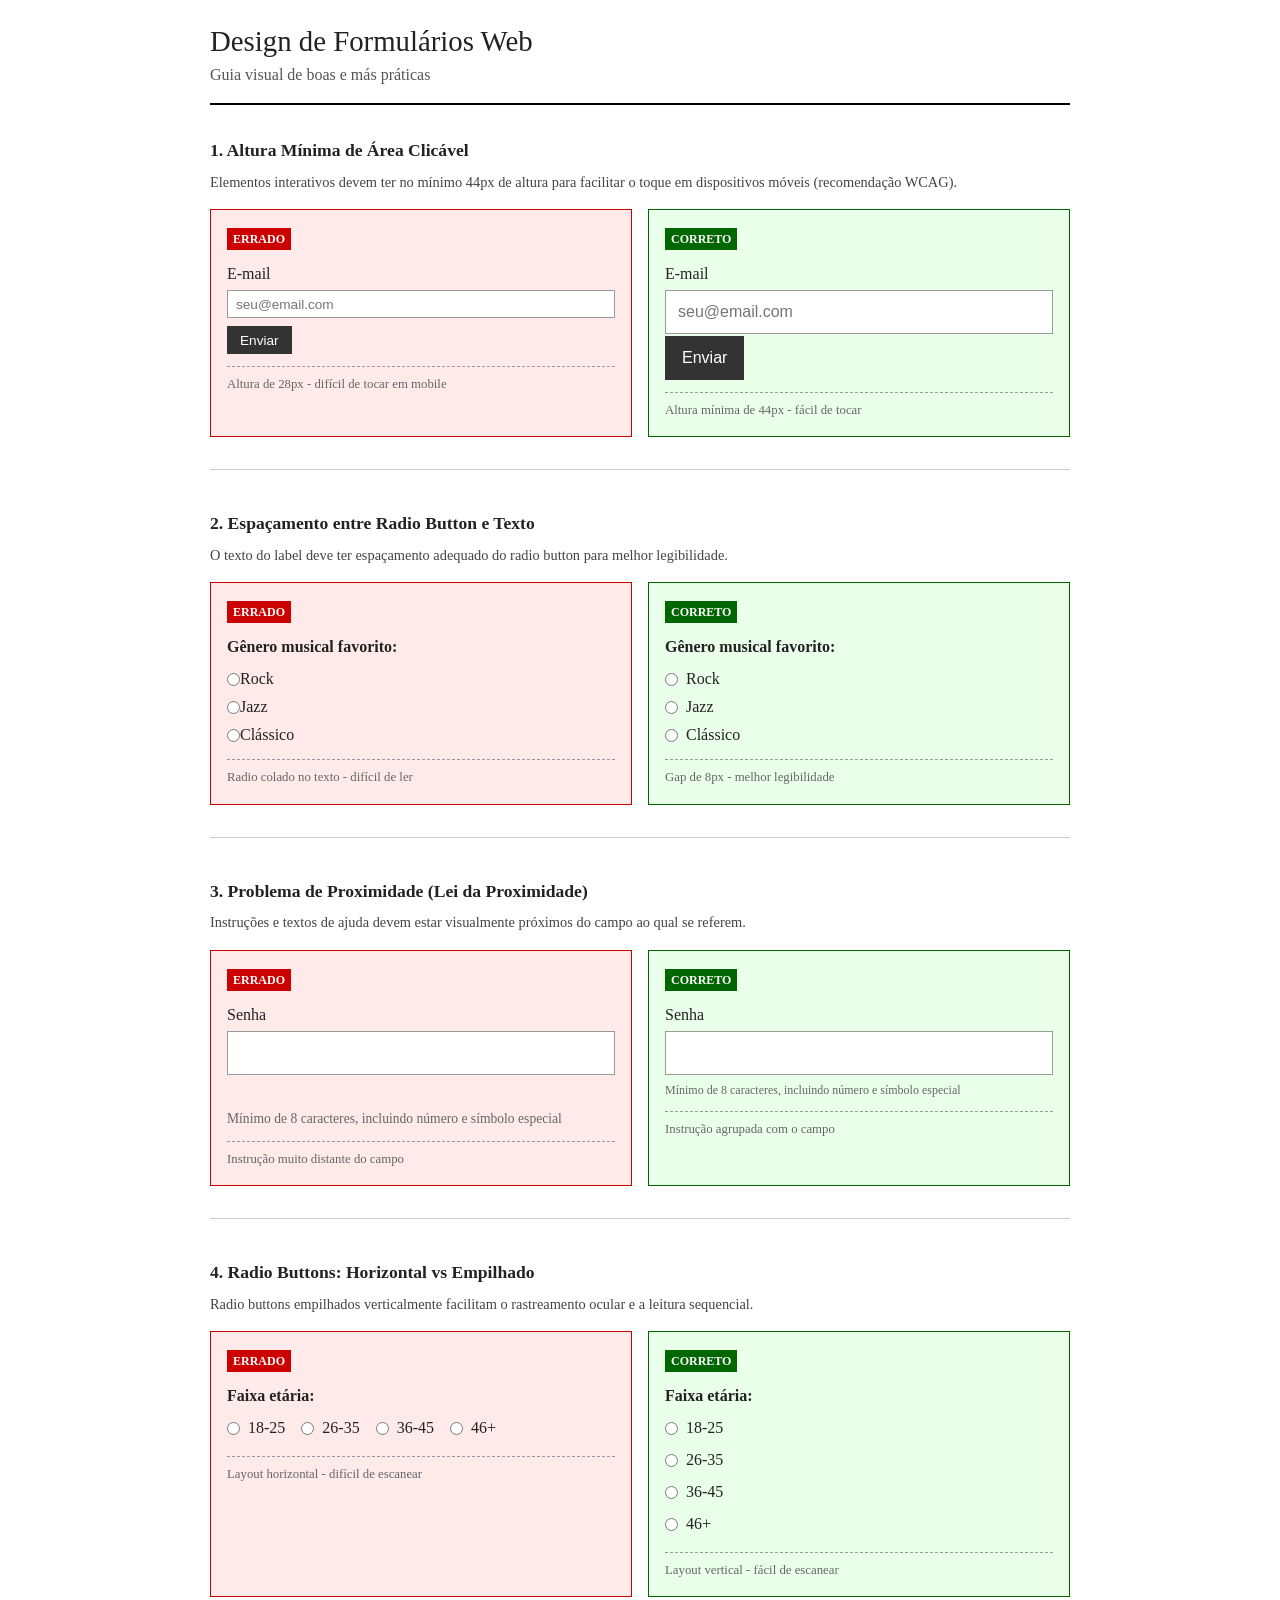
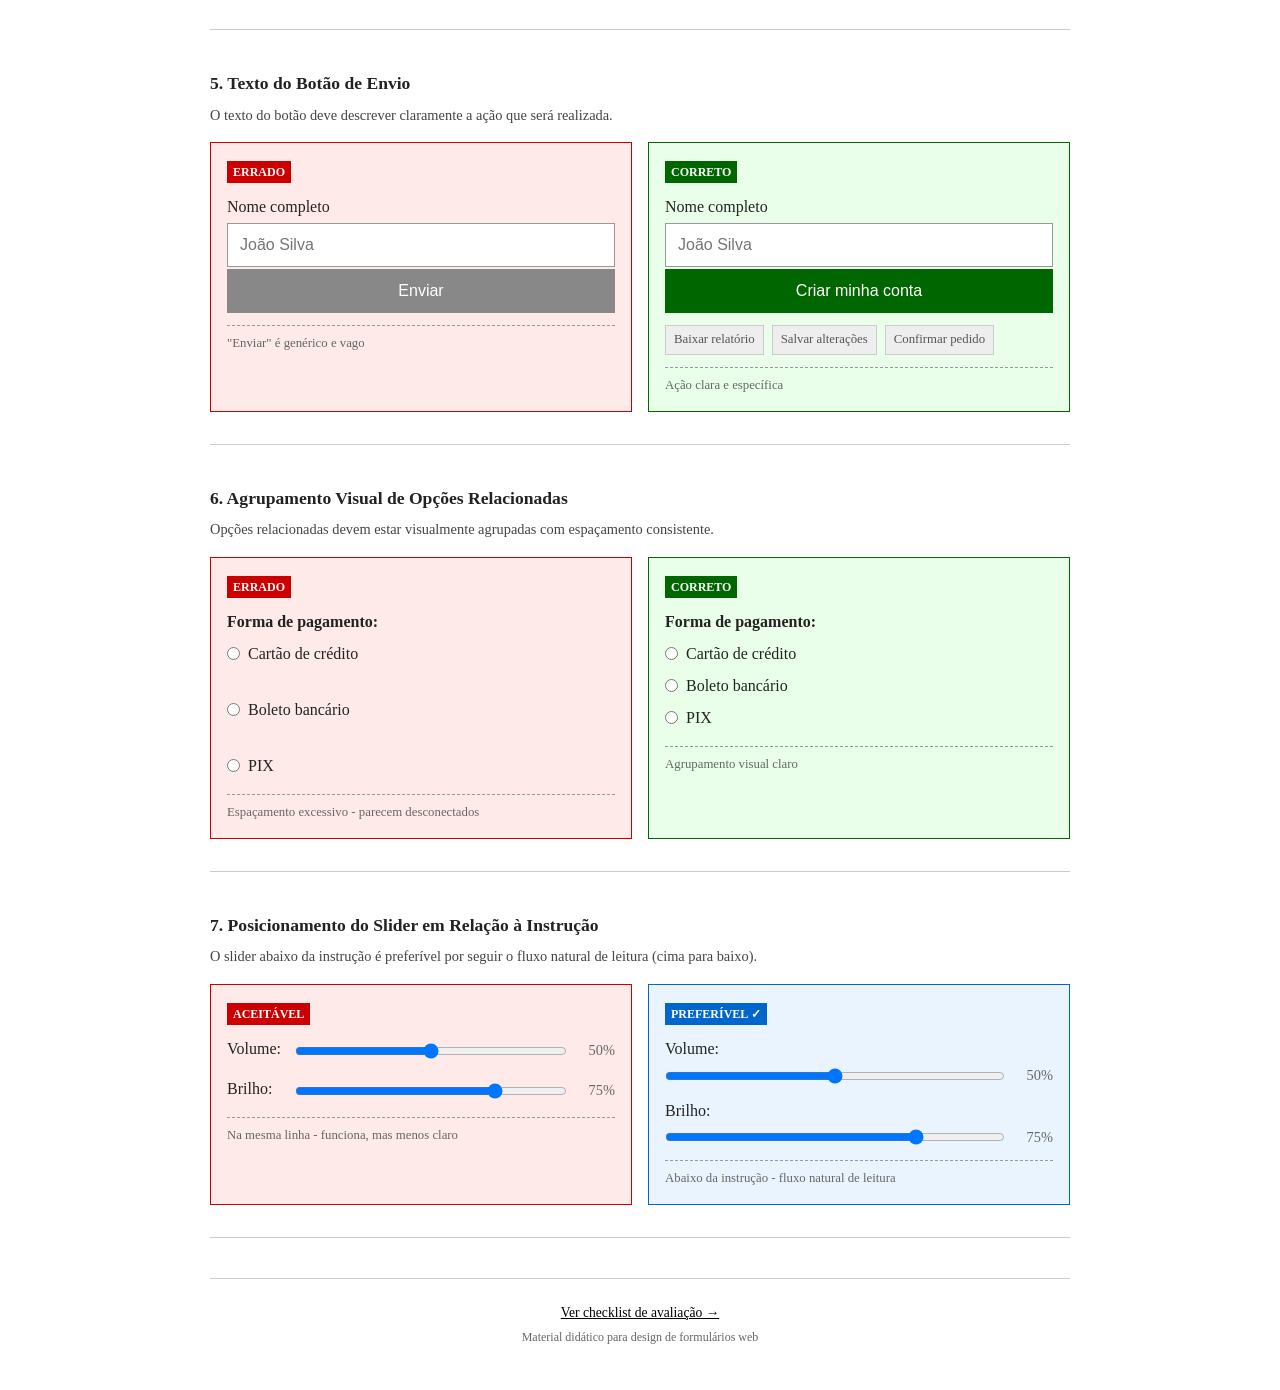
<file: form-design-guide/index.html>
<!DOCTYPE html>
<html lang="pt-BR">
<head>
    <meta charset="UTF-8">
    <meta name="viewport" content="width=device-width, initial-scale=1.0">
    <title>Guia de Boas Práticas em Design de Formulários</title>
    <link rel="stylesheet" href="styles.css">
</head>
<body>
    <header>
        <h1>Design de Formulários Web</h1>
        <p class="subtitle">Guia visual de boas e más práticas</p>
    </header>

    <main>
        <!-- ==========================================
             SEÇÃO 1: ALTURA MÍNIMA DE ÁREA CLICÁVEL
             ========================================== -->
        <section class="example-section">
            <h2>1. Altura Mínima de Área Clicável</h2>
            <p class="description">Elementos interativos devem ter no mínimo 44px de altura para facilitar o toque em dispositivos móveis (recomendação WCAG).</p>
            
            <div class="comparison-grid">
                <!-- ERRADO: inputs e botões muito pequenos dificultam o clique/toque -->
                <div class="example wrong">
                    <span class="label">Errado</span>
                    <div class="example-content">
                        <label for="email-wrong-1">E-mail</label>
                        <!-- Input com apenas 28px de altura - muito pequeno para toque -->
                        <input type="email" id="email-wrong-1" class="input-small" placeholder="seu@email.com">
                        <!-- Botão com apenas 28px de altura -->
                        <button type="button" class="btn-small">Enviar</button>
                    </div>
                    <p class="explanation">Altura de 28px - difícil de tocar em mobile</p>
                </div>

                <!-- CORRETO: altura mínima de 44px garante boa área de toque -->
                <div class="example correct">
                    <span class="label">Correto</span>
                    <div class="example-content">
                        <label for="email-correct-1">E-mail</label>
                        <!-- Input com 44px de altura - tamanho adequado -->
                        <input type="email" id="email-correct-1" class="input-proper" placeholder="seu@email.com">
                        <!-- Botão com 44px de altura -->
                        <button type="button" class="btn-proper">Enviar</button>
                    </div>
                    <p class="explanation">Altura mínima de 44px - fácil de tocar</p>
                </div>
            </div>
        </section>

        <!-- ==========================================
             SEÇÃO 2: ESPAÇAMENTO ENTRE RADIO E TEXTO
             ========================================== -->
        <section class="example-section">
            <h2>2. Espaçamento entre Radio Button e Texto</h2>
            <p class="description">O texto do label deve ter espaçamento adequado do radio button para melhor legibilidade.</p>
            
            <div class="comparison-grid">
                <!-- ERRADO: radio colado no texto dificulta a leitura -->
                <div class="example wrong">
                    <span class="label">Errado</span>
                    <div class="example-content">
                        <p class="field-label">Gênero musical favorito:</p>
                        <!-- Sem gap entre o radio e o texto -->
                        <label class="radio-no-gap">
                            <input type="radio" name="genre-wrong">Rock
                        </label>
                        <label class="radio-no-gap">
                            <input type="radio" name="genre-wrong">Jazz
                        </label>
                        <label class="radio-no-gap">
                            <input type="radio" name="genre-wrong">Clássico
                        </label>
                    </div>
                    <p class="explanation">Radio colado no texto - difícil de ler</p>
                </div>

                <!-- CORRETO: gap de 8px entre radio e texto -->
                <div class="example correct">
                    <span class="label">Correto</span>
                    <div class="example-content">
                        <p class="field-label">Gênero musical favorito:</p>
                        <!-- Gap de 8px entre o radio e o texto -->
                        <label class="radio-with-gap">
                            <input type="radio" name="genre-correct">Rock
                        </label>
                        <label class="radio-with-gap">
                            <input type="radio" name="genre-correct">Jazz
                        </label>
                        <label class="radio-with-gap">
                            <input type="radio" name="genre-correct">Clássico
                        </label>
                    </div>
                    <p class="explanation">Gap de 8px - melhor legibilidade</p>
                </div>
            </div>
        </section>

        <!-- ==========================================
             SEÇÃO 3: LEI DA PROXIMIDADE
             ========================================== -->
        <section class="example-section">
            <h2>3. Problema de Proximidade (Lei da Proximidade)</h2>
            <p class="description">Instruções e textos de ajuda devem estar visualmente próximos do campo ao qual se referem.</p>
            
            <div class="comparison-grid">
                <!-- ERRADO: instrução muito distante do campo -->
                <div class="example wrong">
                    <span class="label">Errado</span>
                    <div class="example-content">
                        <label for="password-wrong">Senha</label>
                        <input type="password" id="password-wrong" class="input-proper">
                        <!-- Instrução muito afastada do campo - quebra a associação visual -->
                        <p class="hint-far">Mínimo de 8 caracteres, incluindo número e símbolo especial</p>
                    </div>
                    <p class="explanation">Instrução muito distante do campo</p>
                </div>

                <!-- CORRETO: instrução próxima ao campo relacionado -->
                <div class="example correct">
                    <span class="label">Correto</span>
                    <div class="example-content">
                        <label for="password-correct">Senha</label>
                        <input type="password" id="password-correct" class="input-proper">
                        <!-- Instrução logo abaixo do campo - clara associação -->
                        <p class="hint-close">Mínimo de 8 caracteres, incluindo número e símbolo especial</p>
                    </div>
                    <p class="explanation">Instrução agrupada com o campo</p>
                </div>
            </div>
        </section>

        <!-- ==========================================
             SEÇÃO 4: RADIO HORIZONTAL VS VERTICAL
             ========================================== -->
        <section class="example-section">
            <h2>4. Radio Buttons: Horizontal vs Empilhado</h2>
            <p class="description">Radio buttons empilhados verticalmente facilitam o rastreamento ocular e a leitura sequencial.</p>
            
            <div class="comparison-grid">
                <!-- ERRADO: radio buttons horizontais dificultam a leitura -->
                <div class="example wrong">
                    <span class="label">Errado</span>
                    <div class="example-content">
                        <p class="field-label">Faixa etária:</p>
                        <!-- Layout horizontal - difícil de escanear visualmente -->
                        <div class="radio-horizontal">
                            <label class="radio-with-gap">
                                <input type="radio" name="age-wrong">18-25
                            </label>
                            <label class="radio-with-gap">
                                <input type="radio" name="age-wrong">26-35
                            </label>
                            <label class="radio-with-gap">
                                <input type="radio" name="age-wrong">36-45
                            </label>
                            <label class="radio-with-gap">
                                <input type="radio" name="age-wrong">46+
                            </label>
                        </div>
                    </div>
                    <p class="explanation">Layout horizontal - difícil de escanear</p>
                </div>

                <!-- CORRETO: radio buttons empilhados verticalmente -->
                <div class="example correct">
                    <span class="label">Correto</span>
                    <div class="example-content">
                        <p class="field-label">Faixa etária:</p>
                        <!-- Layout vertical - fácil rastreamento ocular -->
                        <div class="radio-vertical">
                            <label class="radio-with-gap">
                                <input type="radio" name="age-correct">18-25
                            </label>
                            <label class="radio-with-gap">
                                <input type="radio" name="age-correct">26-35
                            </label>
                            <label class="radio-with-gap">
                                <input type="radio" name="age-correct">36-45
                            </label>
                            <label class="radio-with-gap">
                                <input type="radio" name="age-correct">46+
                            </label>
                        </div>
                    </div>
                    <p class="explanation">Layout vertical - fácil de escanear</p>
                </div>
            </div>
        </section>

        <!-- ==========================================
             SEÇÃO 5: TEXTO DO BOTÃO DE ENVIO
             ========================================== -->
        <section class="example-section">
            <h2>5. Texto do Botão de Envio</h2>
            <p class="description">O texto do botão deve descrever claramente a ação que será realizada.</p>
            
            <div class="comparison-grid">
                <!-- ERRADO: texto genérico não comunica a ação -->
                <div class="example wrong">
                    <span class="label">Errado</span>
                    <div class="example-content">
                        <div class="form-mock">
                            <label for="name-wrong-5">Nome completo</label>
                            <input type="text" id="name-wrong-5" class="input-proper" placeholder="João Silva">
                            <!-- Texto genérico - usuário não sabe o que vai acontecer -->
                            <button type="button" class="btn-proper btn-generic">Enviar</button>
                        </div>
                    </div>
                    <p class="explanation">"Enviar" é genérico e vago</p>
                </div>

                <!-- CORRETO: texto específico descreve a ação -->
                <div class="example correct">
                    <span class="label">Correto</span>
                    <div class="example-content">
                        <div class="form-mock">
                            <label for="name-correct-5">Nome completo</label>
                            <input type="text" id="name-correct-5" class="input-proper" placeholder="João Silva">
                            <!-- Texto específico - ação clara -->
                            <button type="button" class="btn-proper btn-specific">Criar minha conta</button>
                        </div>
                        <div class="btn-examples">
                            <span class="btn-example">Baixar relatório</span>
                            <span class="btn-example">Salvar alterações</span>
                            <span class="btn-example">Confirmar pedido</span>
                        </div>
                    </div>
                    <p class="explanation">Ação clara e específica</p>
                </div>
            </div>
        </section>

        <!-- ==========================================
             SEÇÃO 6: AGRUPAMENTO DE OPÇÕES RELACIONADAS
             ========================================== -->
        <section class="example-section">
            <h2>6. Agrupamento Visual de Opções Relacionadas</h2>
            <p class="description">Opções relacionadas devem estar visualmente agrupadas com espaçamento consistente.</p>
            
            <div class="comparison-grid">
                <!-- ERRADO: espaçamento excessivo quebra o agrupamento -->
                <div class="example wrong">
                    <span class="label">Errado</span>
                    <div class="example-content">
                        <p class="field-label">Forma de pagamento:</p>
                        <!-- Espaçamento excessivo entre opções -->
                        <div class="radio-scattered">
                            <label class="radio-with-gap">
                                <input type="radio" name="payment-wrong">Cartão de crédito
                            </label>
                            <label class="radio-with-gap">
                                <input type="radio" name="payment-wrong">Boleto bancário
                            </label>
                            <label class="radio-with-gap">
                                <input type="radio" name="payment-wrong">PIX
                            </label>
                        </div>
                    </div>
                    <p class="explanation">Espaçamento excessivo - parecem desconectados</p>
                </div>

                <!-- CORRETO: opções agrupadas com espaçamento adequado -->
                <div class="example correct">
                    <span class="label">Correto</span>
                    <div class="example-content">
                        <p class="field-label">Forma de pagamento:</p>
                        <!-- Espaçamento adequado mantém agrupamento -->
                        <div class="radio-grouped">
                            <label class="radio-with-gap">
                                <input type="radio" name="payment-correct">Cartão de crédito
                            </label>
                            <label class="radio-with-gap">
                                <input type="radio" name="payment-correct">Boleto bancário
                            </label>
                            <label class="radio-with-gap">
                                <input type="radio" name="payment-correct">PIX
                            </label>
                        </div>
                    </div>
                    <p class="explanation">Agrupamento visual claro</p>
                </div>
            </div>
        </section>

        <!-- ==========================================
             SEÇÃO 7: SLIDER E INSTRUÇÃO
             ========================================== -->
        <section class="example-section">
            <h2>7. Posicionamento do Slider em Relação à Instrução</h2>
            <p class="description">O slider abaixo da instrução é preferível por seguir o fluxo natural de leitura (cima para baixo).</p>
            
            <div class="comparison-grid">
                <!-- FUNCIONA, MAS NÃO É IDEAL: slider na mesma linha -->
                <div class="example wrong">
                    <span class="label">Aceitável</span>
                    <div class="example-content">
                        <div class="slider-inline">
                            <!-- Slider na mesma linha da instrução -->
                            <label for="volume-inline">Volume:</label>
                            <input type="range" id="volume-inline" min="0" max="100" value="50">
                            <span class="slider-value">50%</span>
                        </div>
                        <div class="slider-inline">
                            <label for="brightness-inline">Brilho:</label>
                            <input type="range" id="brightness-inline" min="0" max="100" value="75">
                            <span class="slider-value">75%</span>
                        </div>
                    </div>
                    <p class="explanation">Na mesma linha - funciona, mas menos claro</p>
                </div>

                <!-- PREFERÍVEL: slider abaixo da instrução -->
                <div class="example correct preferred">
                    <span class="label">Preferível ✓</span>
                    <div class="example-content">
                        <div class="slider-stacked">
                            <!-- Slider abaixo da instrução - fluxo natural -->
                            <label for="volume-stacked">Volume:</label>
                            <div class="slider-row">
                                <input type="range" id="volume-stacked" min="0" max="100" value="50">
                                <span class="slider-value">50%</span>
                            </div>
                        </div>
                        <div class="slider-stacked">
                            <label for="brightness-stacked">Brilho:</label>
                            <div class="slider-row">
                                <input type="range" id="brightness-stacked" min="0" max="100" value="75">
                                <span class="slider-value">75%</span>
                            </div>
                        </div>
                    </div>
                    <p class="explanation">Abaixo da instrução - fluxo natural de leitura</p>
                </div>
            </div>
        </section>
    </main>

    <footer>
        <p><a href="checklist.html">Ver checklist de avaliação →</a></p>
        <p class="source">Material didático para design de formulários web</p>
    </footer>
</body>
</html>
</file>
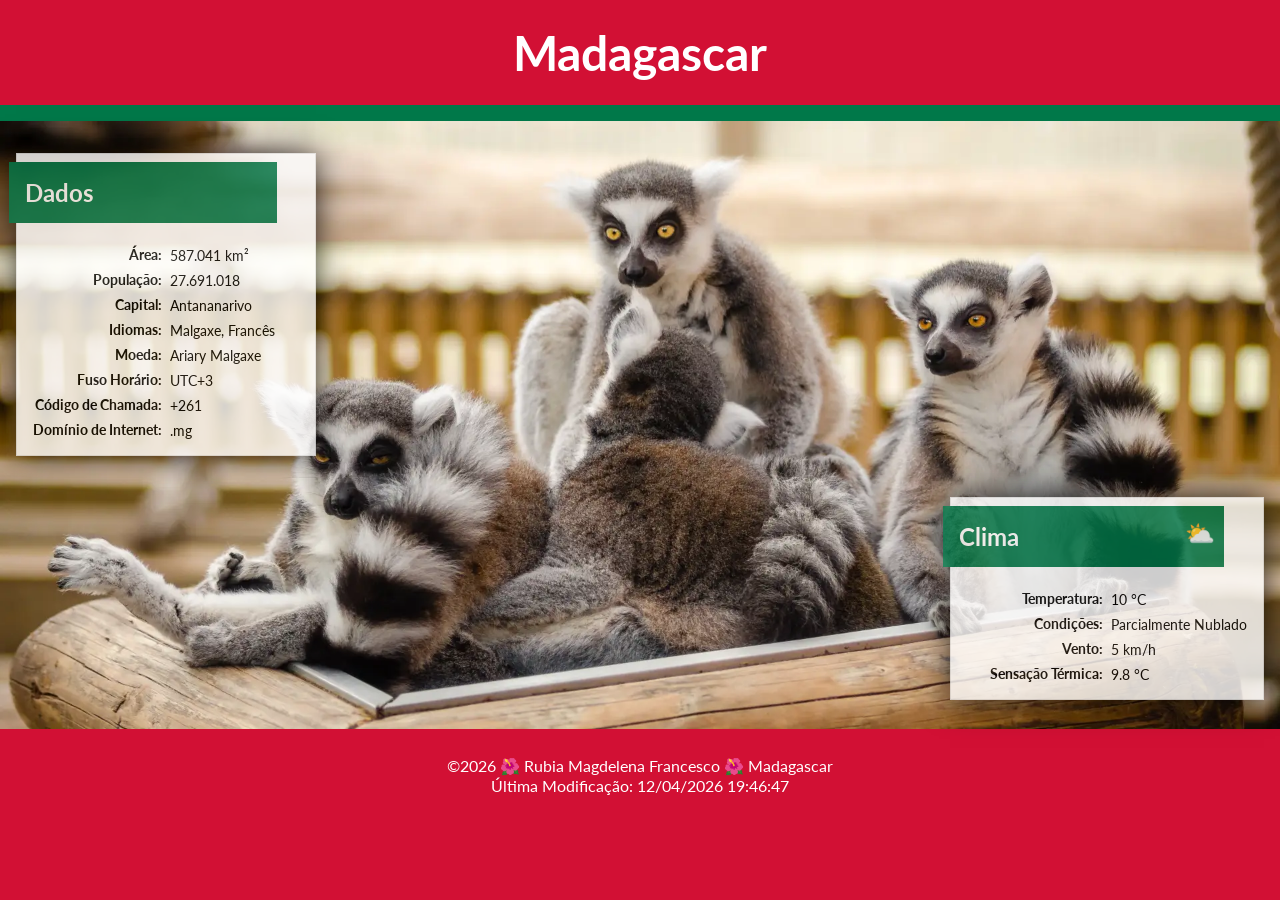
<file: place.html>
<!DOCTYPE html>
<html lang="pt-BR">

<head>
  <meta charset="utf-8">
  <meta name="viewport" content="width=device-width, initial-scale=1">
  <title>Madagascar</title>
  <meta name="description" content="Exemplo de tarefa para WDD 131">
  <meta name="author" content="Rubia M. Francesco">
  <link rel="preconnect" href="https://fonts.googleapis.com">
  <link rel="preconnect" href="https://fonts.gstatic.com" crossorigin>
  <link
    href="https://fonts.googleapis.com/css2?family=Lato:wght@100;400;700&family=Great+Vibes&display=swap"
    rel="stylesheet">
  <link rel="stylesheet" href="styles/place.css">
  <script defer src="scripts/places.js"></script>

  <script src="scripts/getdates.js" defer></script>
</head>

<body>

  <header>
    <h1>Madagascar</h1>
  </header>

  <aside></aside>

  <main>

    <picture>
      <source srcset="images/madagascar-lg.webp" media="(min-width: 750px)">
      <img src="images/madagascar-sm.webp" alt="Lêmures de Madagascar = Heróis" width="320" height="480">
    </picture>

    <section class="card info">
      <h2>Dados</h2>
      <div class="col-2">
        <span class="label">Área:</span><span class="value">587.041 km²</span>
        <span class="label">População:</span><span class="value">27.691.018</span>
        <span class="label">Capital:</span><span class="value">Antananarivo</span>
        <span class="label">Idiomas:</span><span class="value">Malgaxe, Francês</span>
        <span class="label">Moeda:</span><span class="value">Ariary Malgaxe</span>
        <span class="label">Fuso Horário:</span><span class="value">UTC+3</span>
        <span class="label">Código de Chamada:</span><span class="value">+261</span>
        <span class="label">Domínio de Internet:</span><span class="value">.mg</span>
      </div>
    </section>

    <section class="card weather">
      <h2>Clima</h2>
      <svg viewBox="0 0 500 500" xmlns="http://www.w3.org/2000/svg" id="weather-icon">
        <g>
          <path class="cls-1" d="M404.07,234.75c9.67,0,9.65,15,0,15H370.42c-9.67,0-9.65-15,0-15Z" />
          <path class="cls-1"
            d="M341.39,254.91q.61-4.35.82-8.78a73.85,73.85,0,0,1,29.32,39.37A51.76,51.76,0,0,1,361.19,388H354c0-3.72,2.46-7.44,7.24-7.5,22-.3,41.21-16.61,44-38.71,2.89-23.28-13.08-44.14-35.61-49a7.53,7.53,0,0,1-5.24-5.23A66.86,66.86,0,0,0,341.39,254.91Z" />
          <path class="cls-1"
            d="M379.05,156.51c8.38-4.84,15.93,8.13,7.57,13l-29.14,16.82c-8.39,4.84-15.93-8.12-7.57-12.95Z" />
          <path class="cls-1"
            d="M412.94,336.22a51.77,51.77,0,0,0-41.41-50.72,73.85,73.85,0,0,0-29.32-39.37c.06-1.1.1-2.2.11-3.31v-.08c0-.14,0-.28,0-.42v-.07c0-.17,0-.34,0-.51,0-1.5-.09-3-.17-4.47a83.66,83.66,0,0,1,35.1,42c-1.23-.35-2.46-.68-3.73-.95l5.24,5.24c-.46-1.45-1-2.87-1.51-4.29,27.43,7.89,46.27,35.15,42.73,63.91a59.9,59.9,0,0,1-58.79,52.34c-4.88.06-7.29-3.72-7.24-7.5h7.24A51.75,51.75,0,0,0,412.94,336.22Z" />
          <path class="cls-1"
            d="M377.25,279.22c.54,1.42,1,2.84,1.51,4.29l-5.24-5.24C374.79,278.54,376,278.87,377.25,279.22Z" />
          <path class="cls-1"
            d="M341.56,245.7a7.28,7.28,0,0,0,.76-2.88c0,1.11-.05,2.21-.11,3.31Z" />
          <path class="cls-1"
            d="M341.56,245.7c-1.63,3.24-5.6,4.4-8.93,3.48-1-.51-1.91-1-2.89-1.48a7,7,0,0,1-2.41-5.45,7.49,7.49,0,0,1,.84-3.51A73.57,73.57,0,0,1,341.56,245.7Z" />
          <path class="cls-1"
            d="M342.33,242.32c0,.14,0,.28,0,.42v.08a7.28,7.28,0,0,1-.76,2.88,73.57,73.57,0,0,0-13.39-7c3.1-5.84,13.76-4.84,14.15,3,0,.17,0,.34,0,.51Z" />
          <path class="cls-1"
            d="M342.21,246.13q-.21,4.42-.82,8.78a67,67,0,0,0-8.76-5.73c3.33.92,7.3-.24,8.93-3.48Z" />
          <path class="cls-2"
            d="M332.63,249.18A67.21,67.21,0,0,1,364.3,287.5a7.53,7.53,0,0,0,5.24,5.23c22.53,4.89,38.5,25.75,35.61,49-2.75,22.1-22,38.41-44,38.71-4.78.06-7.2,3.78-7.24,7.5H227.78c0-3.73-2.44-7.45-7.24-7.5-24.5-.28-46.36-16.6-52.84-40.4a55.38,55.38,0,0,1,11.45-50,53.92,53.92,0,0,1,14.15-11.79c13.58-7.83,29.54-9.09,44.43-4.49,3.34,1,6.63-.74,8.47-3.45,14.64-21.54,41.42-33.14,67.15-28.1a66.85,66.85,0,0,1,13.82,4.31c.87.37,1.73.77,2.57,1.18S331.68,248.67,332.63,249.18Z" />
          <path class="cls-1"
            d="M318.34,101.19c4.83-8.37,17.79-.81,12.95,7.57L314.47,137.9c-4.83,8.37-17.79.81-13-7.57Z" />
          <path class="cls-1"
            d="M327.2,238.36a80.92,80.92,0,0,0-.89-8.28,77.83,77.83,0,0,1,15.84,7.19c.08,1.48.15,3,.17,4.47-.39-7.84-11.05-8.84-14.15-3Z" />
          <path class="cls-1"
            d="M327.2,238.36l1,.38a7.49,7.49,0,0,0-.84,3.51C327.32,240.94,327.27,239.65,327.2,238.36Z" />
          <path class="cls-1"
            d="M327.17,246.52c.09-1.42.15-2.85.16-4.27a7,7,0,0,0,2.41,5.45C328.9,247.29,328,246.89,327.17,246.52Z" />
          <path class="cls-1"
            d="M301.11,233.6a73.53,73.53,0,0,1,26.09,4.76c.07,1.29.12,2.58.13,3.89s-.07,2.85-.16,4.27a66.85,66.85,0,0,0-13.82-4.31c-25.73-5-52.51,6.56-67.15,28.1-1.84,2.71-5.13,4.48-8.47,3.45-14.89-4.6-30.85-3.34-44.43,4.49A53.92,53.92,0,0,0,179.15,290a74.39,74.39,0,0,1-4.29-6.55,62.19,62.19,0,0,1,58-18.76,62.94,62.94,0,0,1,6.87,1.79A73.63,73.63,0,0,1,301.11,233.6Z" />
          <path class="cls-1"
            d="M327.2,238.36a73.75,73.75,0,0,0-87.48,28.16,62.94,62.94,0,0,0-6.87-1.79l.4-2,8.47-3.45c-1.65-.51-3.31-.94-5-1.32A82.25,82.25,0,0,1,316,227.49a74.73,74.73,0,0,1,10.36,2.59A80.92,80.92,0,0,1,327.2,238.36Z" />
          <path class="cls-3"
            d="M171.24,276.48a83.06,83.06,0,0,1,4.39-76.63c17.54-28.95,52.48-44.6,85.76-37.86a82.65,82.65,0,0,1,64.92,68.09A74.73,74.73,0,0,0,316,227.49,82.25,82.25,0,0,0,236.74,258,71.05,71.05,0,0,0,171.24,276.48Z" />
          <path class="cls-1"
            d="M253.06,83.74v33.65c0,9.67-15,9.65-15,0V83.74C238.06,74.07,253.06,74.08,253.06,83.74Z" />
          <path class="cls-1"
            d="M241.72,259.29l-8.47,3.45c1.11-1.64,2.28-3.23,3.49-4.77C238.41,258.35,240.07,258.78,241.72,259.29Z" />
          <path class="cls-1"
            d="M236.74,258c-1.21,1.54-2.38,3.13-3.49,4.77l-.4,2a62.19,62.19,0,0,0-58,18.76c-1.33-2.28-2.53-4.63-3.62-7A71.05,71.05,0,0,1,236.74,258Z" />
          <path class="cls-1"
            d="M189.61,130.33c4.84,8.39-8.13,15.93-13,7.57l-16.83-29.14c-4.84-8.39,8.13-15.93,12.95-7.57Z" />
          <path class="cls-1"
            d="M158.31,325.73A62.24,62.24,0,0,0,220.54,388h7.24c0,3.77-2.38,7.55-7.24,7.5a70.94,70.94,0,0,1-47.42-18.62c-23.28-21.42-28.82-57.13-13.66-84.79.5-.91,1-1.82,1.57-2.7q.8,1.44,1.65,2.85c.91,1.51,1.87,3,2.86,4.41A61.92,61.92,0,0,0,158.31,325.73Z" />
          <path class="cls-1"
            d="M165.54,296.62a62,62,0,0,1,9.32-13.13,74.39,74.39,0,0,0,4.29,6.55,55.17,55.17,0,0,0-8.47,13.42Q168,300.18,165.54,296.62Z" />
          <path class="cls-1"
            d="M171.24,276.48A67.8,67.8,0,0,0,161,289.36c-19.27-34.5-15-78.17,10-108.76,25.37-31.05,69.58-43.24,107.27-29.42a98,98,0,0,1,63.86,86.09,77.83,77.83,0,0,0-15.84-7.19A82.65,82.65,0,0,0,261.39,162c-33.28-6.74-68.22,8.91-85.76,37.86A83.06,83.06,0,0,0,171.24,276.48Z" />
          <path class="cls-1"
            d="M171.24,276.48c1.09,2.38,2.29,4.73,3.62,7a62,62,0,0,0-9.32,13.13c-1-1.44-1.95-2.9-2.86-4.41q-.85-1.41-1.65-2.85A67.8,67.8,0,0,1,171.24,276.48Z" />
          <path class="cls-1"
            d="M165.54,296.62q2.43,3.56,5.14,6.84a54.65,54.65,0,0,0-3,36.61c6.48,23.8,28.34,40.12,52.84,40.4,4.8.05,7.21,3.77,7.24,7.5h-7.24a62.24,62.24,0,0,1-55-91.35Z" />
          <path class="cls-1"
            d="M141.22,173.34c8.37,4.83.8,17.79-7.57,12.95L104.5,169.47c-8.36-4.83-.8-17.79,7.57-13Z" />
          <path class="cls-1"
            d="M133.65,298.2c8.38-4.84,15.93,8.12,7.57,12.95L112.07,328c-8.38,4.84-15.92-8.13-7.57-13Z" />
          <path class="cls-1" d="M120.71,234.75c9.66,0,9.65,15,0,15H87.05c-9.67,0-9.65-15,0-15Z" />
          <path class="cls-1" d="M231.45,367.18c9.65,0,9.67-15,0-15s-9.67,15,0,15Z" />
          <path class="cls-1" d="M259.3,367.18c9.65,0,9.67-15,0-15s-9.67,15,0,15Z" />
          <path class="cls-1" d="M287.15,367.18c9.65,0,9.67-15,0-15s-9.67,15,0,15Z" />
          <path class="cls-1" d="M315,367.18c9.65,0,9.67-15,0-15s-9.67,15,0,15Z" />
          <path class="cls-1" d="M342.84,367.18c9.65,0,9.67-15,0-15s-9.67,15,0,15Z" />
          <path class="cls-1" d="M264.45,423.76c9.65,0,9.67-15,0-15s-9.67,15,0,15Z" />
          <path class="cls-1" d="M292.3,423.76c9.65,0,9.67-15,0-15s-9.67,15,0,15Z" />
          <path class="cls-1" d="M320.15,423.76c9.65,0,9.67-15,0-15s-9.67,15,0,15Z" />
          <path class="cls-1" d="M348,423.76c9.65,0,9.67-15,0-15s-9.67,15,0,15Z" />
          <path class="cls-1" d="M375.84,423.76c9.65,0,9.67-15,0-15s-9.67,15,0,15Z" />
          <path class="cls-1" d="M246.71,395.47c9.65,0,9.67-15,0-15s-9.67,15,0,15Z" />
          <path class="cls-1" d="M276.46,395.47c9.65,0,9.67-15,0-15s-9.67,15,0,15Z" />
          <path class="cls-1" d="M306.22,395.47c9.65,0,9.67-15,0-15s-9.67,15,0,15Z" />
          <path class="cls-1" d="M336,395.47c9.65,0,9.67-15,0-15s-9.67,15,0,15Z" />
        </g>
      </svg>
      <div class="col-2">
        <span class="label">Temperatura:</span><span class="value">10 °C</span>
        <span class="label">Condições:</span><span class="value">Parcialmente Nublado</span>
        <span class="label">Vento:</span><span class="value">5 km/h</span>
        <span class="label">Sensação Térmica:</span><span class="value" id="wcf"></span>
      </div>

    </section>

  </main>

  <footer>
    <p><span id="currentYear"></span> 🌺 Rubia Magdelena Francesco 🌺 Madagascar</p>
    <p class="highlight" id="lastModified">Última Modificação: 01/01/1970 12:00:00</p>
  </footer>

</body>

</html>
</file>
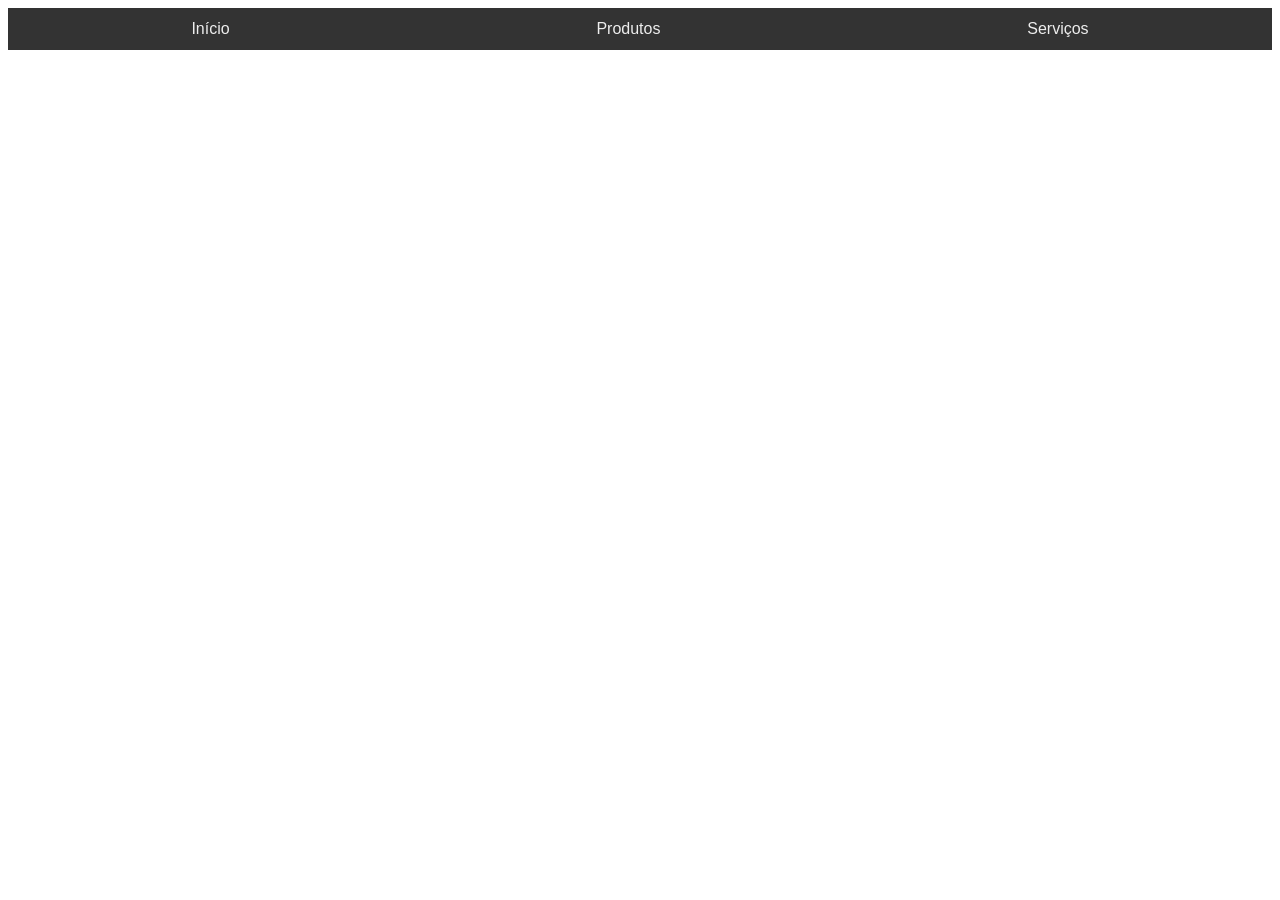
<file: quiz01.html>
<!DOCTYPE html>
<html lang="pt-BR">

<head>
    <meta charset="UTF-8">
    <meta name="viewport" content="width=device-width, initial-scale=1.0">
    <title>Documento</title>
    <style>
        .navigation {
            display: flex;
            align-items: center;
            flex: 1 1 auto;
            background-color: #333;
            color: #fff;
            font-family: Arial, Helvetica, sans-serif;
        }

        .navigation a {
            display: block;
            color: #eee;
            padding: 0.75rem;
            text-decoration: none;
            text-align: center;
            flex: 1 1 auto;
        }
    </style>
</head>

<body>
    <nav class="navigation">
        <a href="index.html">Início</a>
        <a href="products.html">Produtos</a>
        <a href="services.html">Serviços</a>
    </nav>
</body>

</html>
</file>
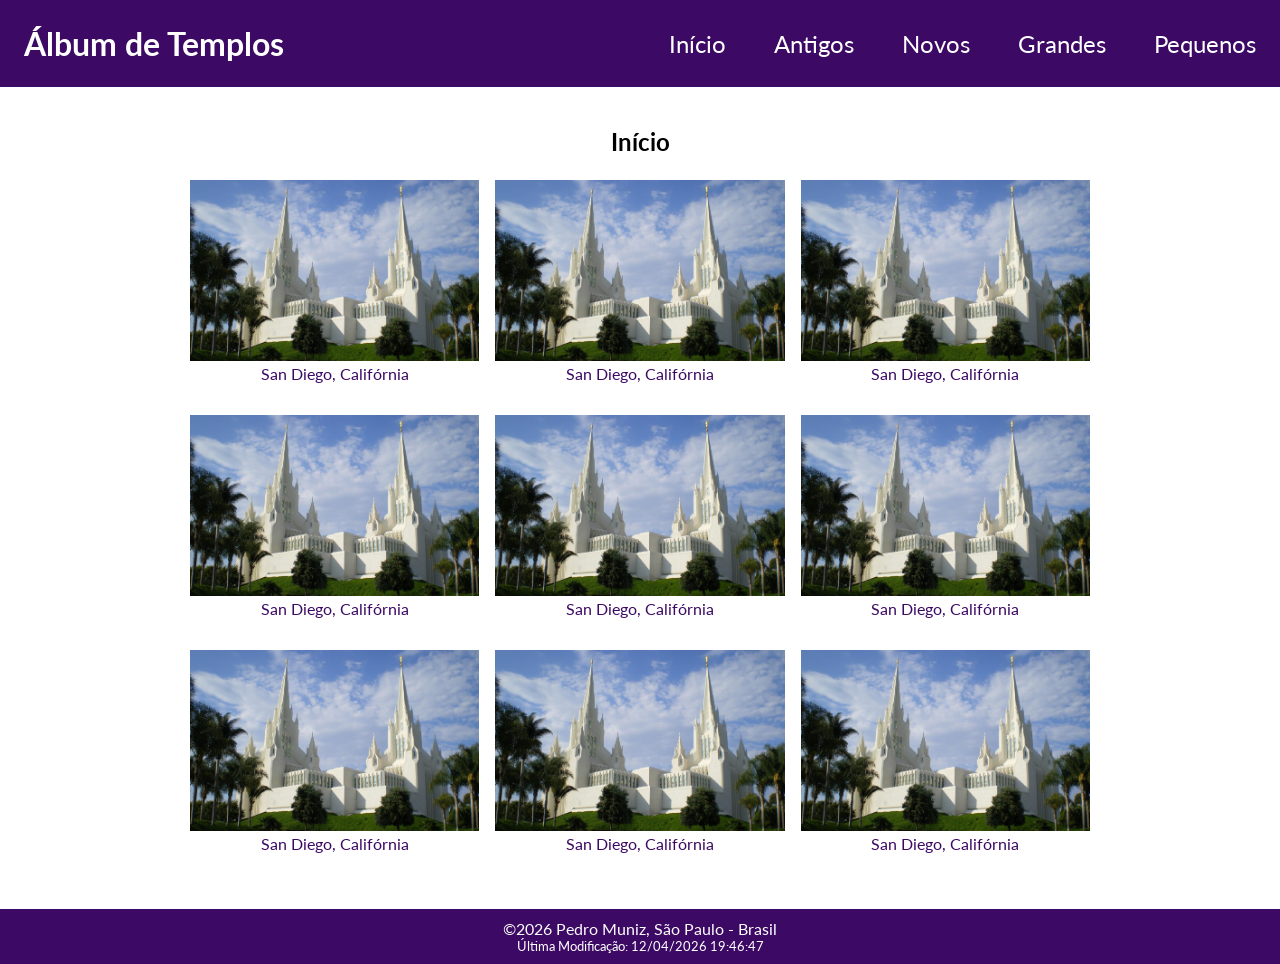
<file: temples.html>
<!DOCTYPE html>
<html lang="pt-BR">

  <head>
    <meta charset="UTF-8">
    <meta name="viewport" content="width=device-width, initial-scale=1.0">
    <title>Álbum de Templos</title>
    <link rel="stylesheet" href="styles/temples.css">
    <link rel="stylesheet" href="styles/temples-large.css">
    <link rel="preconnect" href="https://fonts.googleapis.com">
    <link rel="preconnect" href="https://fonts.gstatic.com" crossorigin>
    <link href="https://fonts.googleapis.com/css2?family=Lato:wght@100;400;700&display=swap" rel="stylesheet">
    <script defer src="scripts/temples.js"></script>
  </head>

  <body>
    <header>
      <h1 class="handler">Álbum de Templos</h1>
      <a href="#" id="hambutton" aria-label="Abrir menu de navegação"></a>
      <nav id="navmenu">
        <a href="#" onclick="toggleActive(this)" ontouchstart="toggleActive(this)">Início</a>
        <a href="#">Antigos</a>
        <a href="#">Novos</a>
        <a href="#">Grandes</a>
        <a href="#">Pequenos</a>
      </nav>
    </header>

    <main>
      <h2>Início</h2>
      <div class="res-grid">
        <figure>
          <img src="images/temples/sandiegolarge.jpg" alt="Imagem do Templo">
          <figcaption>San Diego, Califórnia</figcaption>
        </figure>
        <figure>
          <img src="images/temples/sandiegolarge.jpg" alt="Imagem do Templo">
          <figcaption>San Diego, Califórnia</figcaption>
        </figure>
        <figure>
          <img src="images/temples/sandiegolarge.jpg" alt="Imagem do Templo">
          <figcaption>San Diego, Califórnia</figcaption>
        </figure>
        <figure>
          <img src="images/temples/sandiegolarge.jpg" alt="Imagem do Templo">
          <figcaption>San Diego, Califórnia</figcaption>
        </figure>
        <figure>
          <img src="images/temples/sandiegolarge.jpg" alt="Imagem do Templo">
          <figcaption>San Diego, Califórnia</figcaption>
        </figure>
        <figure>
          <img src="images/temples/sandiegolarge.jpg" alt="Imagem do Templo">
          <figcaption>San Diego, Califórnia</figcaption>
        </figure>
        <figure>
          <img src="images/temples/sandiegolarge.jpg" alt="Imagem do Templo">
          <figcaption>San Diego, Califórnia</figcaption>
        </figure>
        <figure>
          <img src="images/temples/sandiegolarge.jpg" alt="Imagem do Templo">
          <figcaption>San Diego, Califórnia</figcaption>
        </figure>
        <figure>
          <img src="images/temples/sandiegolarge.jpg" alt="Imagem do Templo">
          <figcaption>San Diego, Califórnia</figcaption>
        </figure>
      </div>

    </main>

    <footer>
      <p><span id="currentYear"></span> Pedro Muniz, São Paulo - Brasil</p>
      <p class="smaller" id="lastModified">Última Modificação: 01/01/1970 12:00:00</p>
    </footer>
  </body>

</html>
</file>
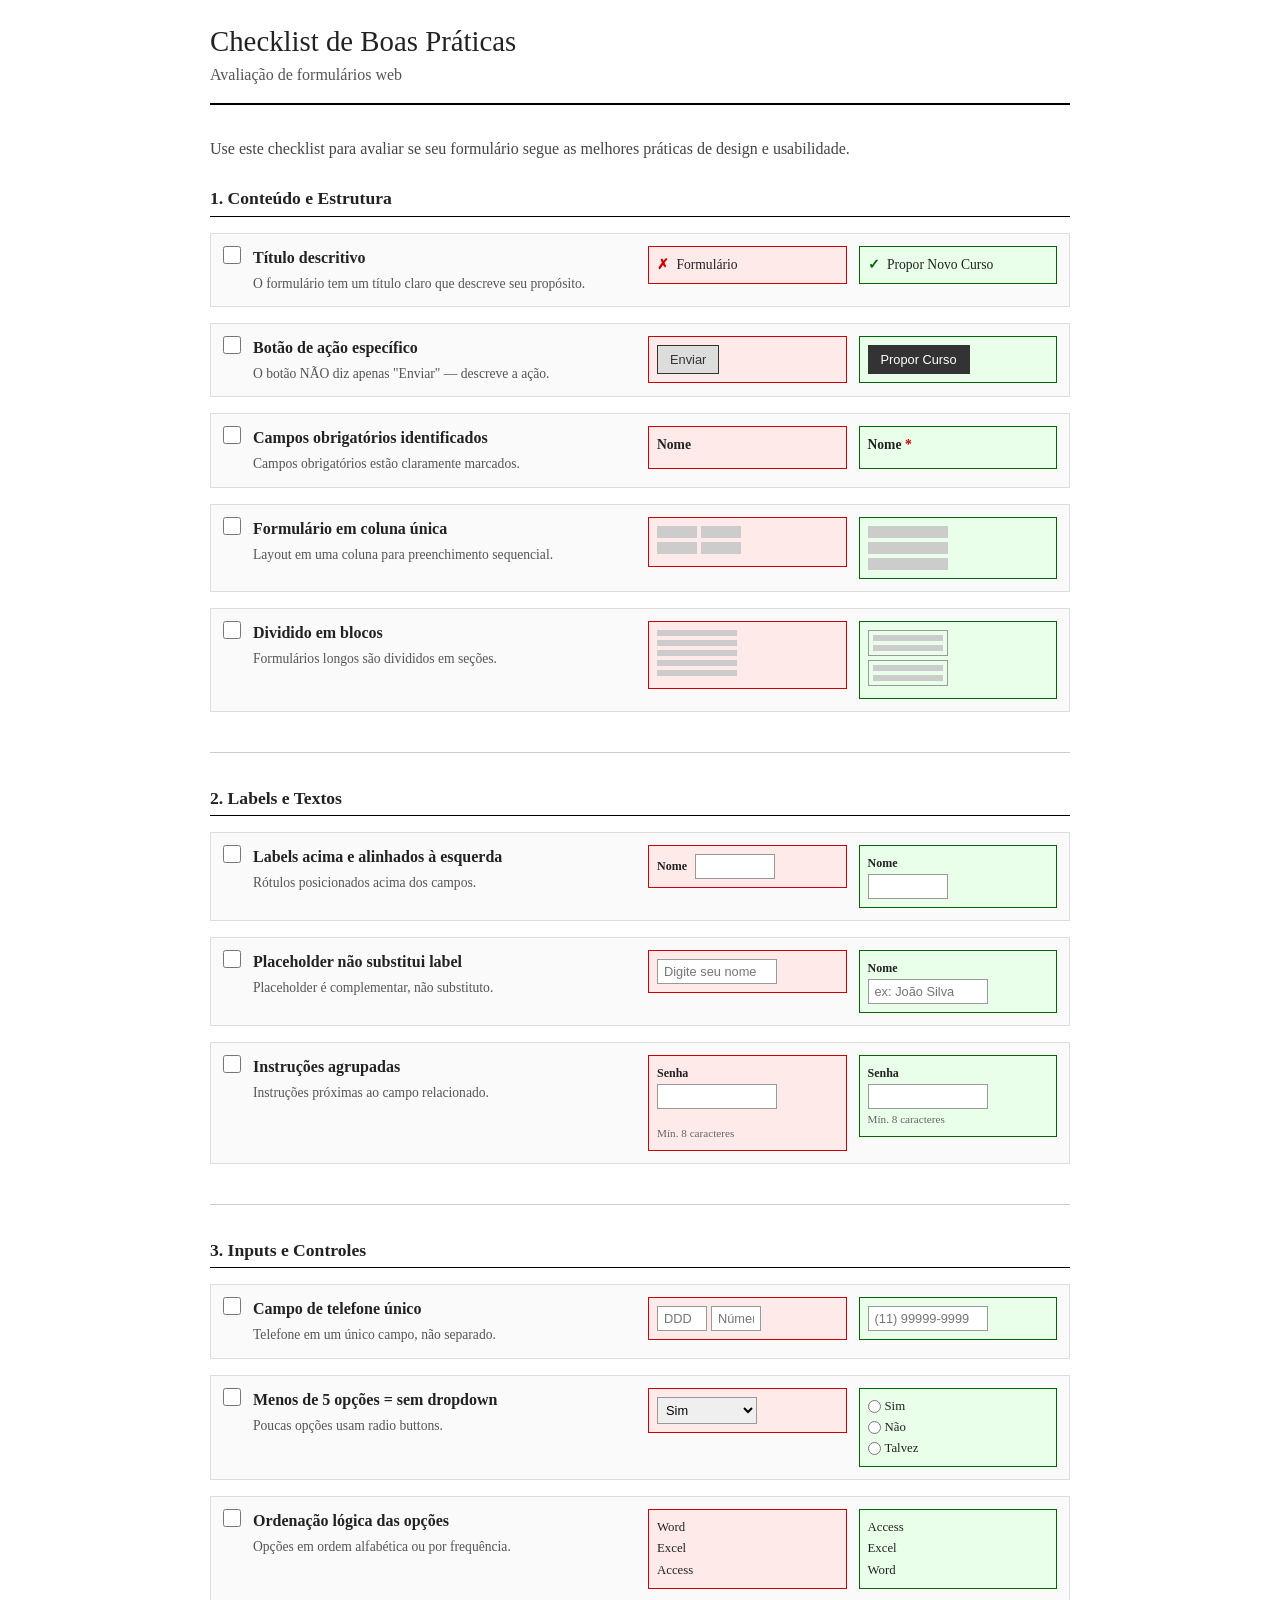
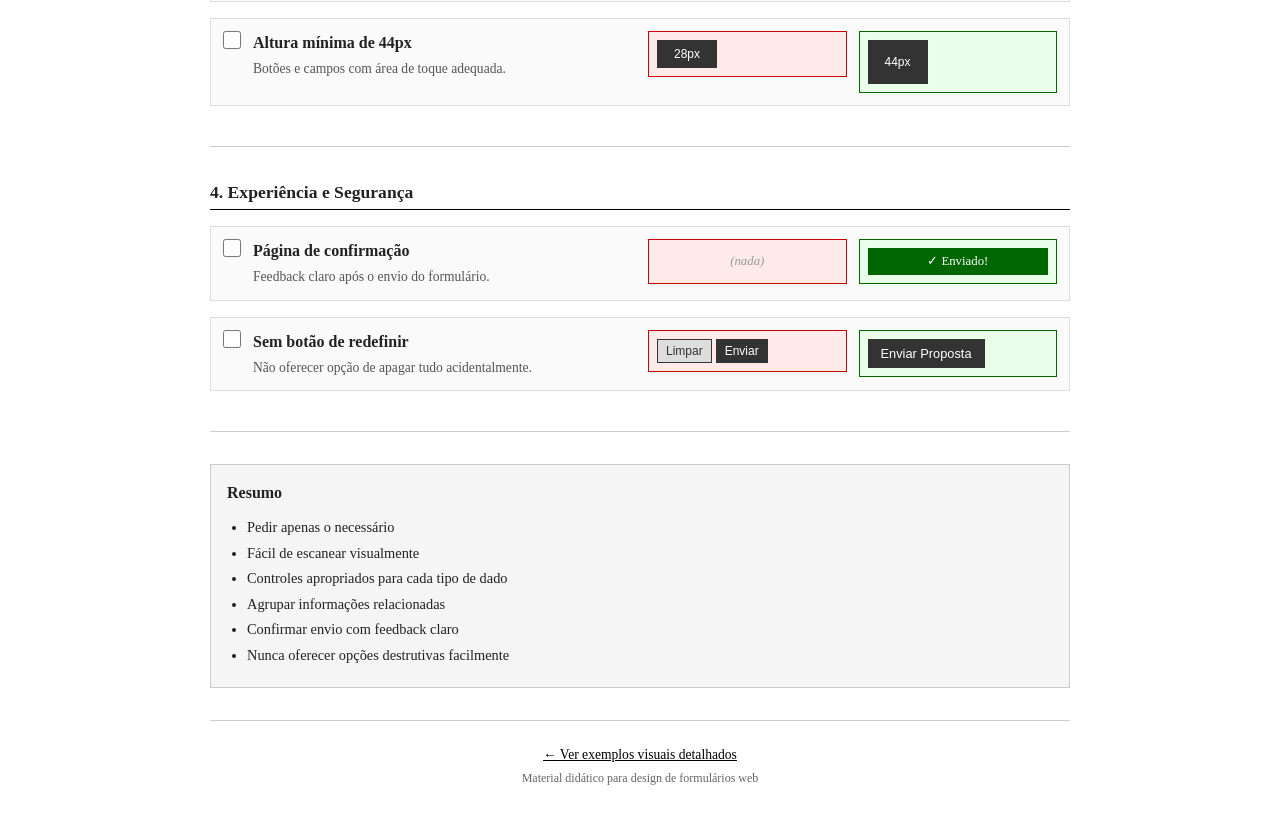
<file: form-design-guide/checklist.html>
<!DOCTYPE html>
<html lang="pt-BR">
<head>
    <meta charset="UTF-8">
    <meta name="viewport" content="width=device-width, initial-scale=1.0">
    <title>Checklist de Boas Práticas em Formulários</title>
    <link rel="stylesheet" href="styles.css">
    <link rel="stylesheet" href="checklist.css">
</head>
<body>
    <header>
        <h1>Checklist de Boas Práticas</h1>
        <p class="subtitle">Avaliação de formulários web</p>
    </header>

    <main>
        <p class="intro">Use este checklist para avaliar se seu formulário segue as melhores práticas de design e usabilidade.</p>

        <!-- BLOCO 1: CONTEÚDO E ESTRUTURA -->
        <section class="checklist-section">
            <h2>1. Conteúdo e Estrutura</h2>

            <!-- Item: Título descritivo -->
            <div class="checklist-item">
                <div class="check-info">
                    <input type="checkbox" class="check-box">
                    <div class="check-content">
                        <strong>Título descritivo</strong>
                        <p>O formulário tem um título claro que descreve seu propósito.</p>
                    </div>
                </div>
                <div class="check-example">
                    <div class="ex-wrong">
                        <span class="ex-label">✗</span>
                        <span class="ex-text">Formulário</span>
                    </div>
                    <div class="ex-correct">
                        <span class="ex-label">✓</span>
                        <span class="ex-text">Propor Novo Curso</span>
                    </div>
                </div>
            </div>

            <!-- Item: Botão de ação específico -->
            <div class="checklist-item">
                <div class="check-info">
                    <input type="checkbox" class="check-box">
                    <div class="check-content">
                        <strong>Botão de ação específico</strong>
                        <p>O botão NÃO diz apenas "Enviar" — descreve a ação.</p>
                    </div>
                </div>
                <div class="check-example">
                    <div class="ex-wrong">
                        <button class="btn-demo btn-bad">Enviar</button>
                    </div>
                    <div class="ex-correct">
                        <button class="btn-demo btn-good">Propor Curso</button>
                    </div>
                </div>
            </div>

            <!-- Item: Campos obrigatórios -->
            <div class="checklist-item">
                <div class="check-info">
                    <input type="checkbox" class="check-box">
                    <div class="check-content">
                        <strong>Campos obrigatórios identificados</strong>
                        <p>Campos obrigatórios estão claramente marcados.</p>
                    </div>
                </div>
                <div class="check-example">
                    <div class="ex-wrong">
                        <label class="label-demo">Nome</label>
                    </div>
                    <div class="ex-correct">
                        <label class="label-demo">Nome <span class="required">*</span></label>
                    </div>
                </div>
            </div>

            <!-- Item: Coluna única -->
            <div class="checklist-item">
                <div class="check-info">
                    <input type="checkbox" class="check-box">
                    <div class="check-content">
                        <strong>Formulário em coluna única</strong>
                        <p>Layout em uma coluna para preenchimento sequencial.</p>
                    </div>
                </div>
                <div class="check-example">
                    <div class="ex-wrong">
                        <div class="layout-multi">
                            <div class="mini-field"></div>
                            <div class="mini-field"></div>
                        </div>
                        <div class="layout-multi">
                            <div class="mini-field"></div>
                            <div class="mini-field"></div>
                        </div>
                    </div>
                    <div class="ex-correct">
                        <div class="layout-single">
                            <div class="mini-field wide"></div>
                            <div class="mini-field wide"></div>
                            <div class="mini-field wide"></div>
                        </div>
                    </div>
                </div>
            </div>

            <!-- Item: Dividido em blocos -->
            <div class="checklist-item">
                <div class="check-info">
                    <input type="checkbox" class="check-box">
                    <div class="check-content">
                        <strong>Dividido em blocos</strong>
                        <p>Formulários longos são divididos em seções.</p>
                    </div>
                </div>
                <div class="check-example">
                    <div class="ex-wrong">
                        <div class="block-demo continuous">
                            <div class="mini-line"></div>
                            <div class="mini-line"></div>
                            <div class="mini-line"></div>
                            <div class="mini-line"></div>
                            <div class="mini-line"></div>
                        </div>
                    </div>
                    <div class="ex-correct">
                        <div class="block-demo sectioned">
                            <div class="mini-section">
                                <div class="mini-line"></div>
                                <div class="mini-line"></div>
                            </div>
                            <div class="mini-section">
                                <div class="mini-line"></div>
                                <div class="mini-line"></div>
                            </div>
                        </div>
                    </div>
                </div>
            </div>
        </section>

        <!-- BLOCO 2: LABELS E TEXTOS -->
        <section class="checklist-section">
            <h2>2. Labels e Textos</h2>

            <!-- Item: Labels acima -->
            <div class="checklist-item">
                <div class="check-info">
                    <input type="checkbox" class="check-box">
                    <div class="check-content">
                        <strong>Labels acima e alinhados à esquerda</strong>
                        <p>Rótulos posicionados acima dos campos.</p>
                    </div>
                </div>
                <div class="check-example">
                    <div class="ex-wrong">
                        <div class="label-inline">
                            <label class="label-demo small">Nome</label>
                            <input type="text" class="input-demo small">
                        </div>
                    </div>
                    <div class="ex-correct">
                        <div class="label-above">
                            <label class="label-demo small">Nome</label>
                            <input type="text" class="input-demo small">
                        </div>
                    </div>
                </div>
            </div>

            <!-- Item: Placeholder -->
            <div class="checklist-item">
                <div class="check-info">
                    <input type="checkbox" class="check-box">
                    <div class="check-content">
                        <strong>Placeholder não substitui label</strong>
                        <p>Placeholder é complementar, não substituto.</p>
                    </div>
                </div>
                <div class="check-example">
                    <div class="ex-wrong">
                        <input type="text" class="input-demo" placeholder="Digite seu nome">
                    </div>
                    <div class="ex-correct">
                        <label class="label-demo small">Nome</label>
                        <input type="text" class="input-demo" placeholder="ex: João Silva">
                    </div>
                </div>
            </div>

            <!-- Item: Instruções agrupadas -->
            <div class="checklist-item">
                <div class="check-info">
                    <input type="checkbox" class="check-box">
                    <div class="check-content">
                        <strong>Instruções agrupadas</strong>
                        <p>Instruções próximas ao campo relacionado.</p>
                    </div>
                </div>
                <div class="check-example">
                    <div class="ex-wrong">
                        <label class="label-demo small">Senha</label>
                        <input type="password" class="input-demo">
                        <p class="hint-demo far">Mín. 8 caracteres</p>
                    </div>
                    <div class="ex-correct">
                        <label class="label-demo small">Senha</label>
                        <input type="password" class="input-demo">
                        <p class="hint-demo close">Mín. 8 caracteres</p>
                    </div>
                </div>
            </div>
        </section>

        <!-- BLOCO 3: INPUTS E CONTROLES -->
        <section class="checklist-section">
            <h2>3. Inputs e Controles</h2>

            <!-- Item: Telefone único -->
            <div class="checklist-item">
                <div class="check-info">
                    <input type="checkbox" class="check-box">
                    <div class="check-content">
                        <strong>Campo de telefone único</strong>
                        <p>Telefone em um único campo, não separado.</p>
                    </div>
                </div>
                <div class="check-example">
                    <div class="ex-wrong">
                        <div class="phone-split">
                            <input type="text" class="input-demo tiny" placeholder="DDD">
                            <input type="text" class="input-demo tiny" placeholder="Número">
                        </div>
                    </div>
                    <div class="ex-correct">
                        <input type="tel" class="input-demo" placeholder="(11) 99999-9999">
                    </div>
                </div>
            </div>

            <!-- Item: Menos de 5 = sem dropdown -->
            <div class="checklist-item">
                <div class="check-info">
                    <input type="checkbox" class="check-box">
                    <div class="check-content">
                        <strong>Menos de 5 opções = sem dropdown</strong>
                        <p>Poucas opções usam radio buttons.</p>
                    </div>
                </div>
                <div class="check-example">
                    <div class="ex-wrong">
                        <select class="select-demo">
                            <option>Sim</option>
                            <option>Não</option>
                            <option>Talvez</option>
                        </select>
                    </div>
                    <div class="ex-correct">
                        <div class="radio-list">
                            <label><input type="radio" name="ex-radio"> Sim</label>
                            <label><input type="radio" name="ex-radio"> Não</label>
                            <label><input type="radio" name="ex-radio"> Talvez</label>
                        </div>
                    </div>
                </div>
            </div>

            <!-- Item: Ordenação lógica -->
            <div class="checklist-item">
                <div class="check-info">
                    <input type="checkbox" class="check-box">
                    <div class="check-content">
                        <strong>Ordenação lógica das opções</strong>
                        <p>Opções em ordem alfabética ou por frequência.</p>
                    </div>
                </div>
                <div class="check-example">
                    <div class="ex-wrong">
                        <div class="option-list">
                            <span>Word</span>
                            <span>Excel</span>
                            <span>Access</span>
                        </div>
                    </div>
                    <div class="ex-correct">
                        <div class="option-list">
                            <span>Access</span>
                            <span>Excel</span>
                            <span>Word</span>
                        </div>
                    </div>
                </div>
            </div>

            <!-- Item: Altura 44px -->
            <div class="checklist-item">
                <div class="check-info">
                    <input type="checkbox" class="check-box">
                    <div class="check-content">
                        <strong>Altura mínima de 44px</strong>
                        <p>Botões e campos com área de toque adequada.</p>
                    </div>
                </div>
                <div class="check-example">
                    <div class="ex-wrong">
                        <button class="btn-height small">28px</button>
                    </div>
                    <div class="ex-correct">
                        <button class="btn-height proper">44px</button>
                    </div>
                </div>
            </div>
        </section>

        <!-- BLOCO 4: EXPERIÊNCIA -->
        <section class="checklist-section">
            <h2>4. Experiência e Segurança</h2>

            <!-- Item: Confirmação -->
            <div class="checklist-item">
                <div class="check-info">
                    <input type="checkbox" class="check-box">
                    <div class="check-content">
                        <strong>Página de confirmação</strong>
                        <p>Feedback claro após o envio do formulário.</p>
                    </div>
                </div>
                <div class="check-example">
                    <div class="ex-wrong">
                        <div class="confirm-demo none">(nada)</div>
                    </div>
                    <div class="ex-correct">
                        <div class="confirm-demo success">✓ Enviado!</div>
                    </div>
                </div>
            </div>

            <!-- Item: Sem reset -->
            <div class="checklist-item">
                <div class="check-info">
                    <input type="checkbox" class="check-box">
                    <div class="check-content">
                        <strong>Sem botão de redefinir</strong>
                        <p>Não oferecer opção de apagar tudo acidentalmente.</p>
                    </div>
                </div>
                <div class="check-example">
                    <div class="ex-wrong">
                        <div class="btn-pair">
                            <button class="btn-demo btn-bad small">Limpar</button>
                            <button class="btn-demo btn-good small">Enviar</button>
                        </div>
                    </div>
                    <div class="ex-correct">
                        <button class="btn-demo btn-good">Enviar Proposta</button>
                    </div>
                </div>
            </div>
        </section>

        <!-- RESUMO -->
        <section class="summary-section">
            <h2>Resumo</h2>
            <ul>
                <li>Pedir apenas o necessário</li>
                <li>Fácil de escanear visualmente</li>
                <li>Controles apropriados para cada tipo de dado</li>
                <li>Agrupar informações relacionadas</li>
                <li>Confirmar envio com feedback claro</li>
                <li>Nunca oferecer opções destrutivas facilmente</li>
            </ul>
        </section>
    </main>

    <footer>
        <p><a href="index.html">← Ver exemplos visuais detalhados</a></p>
        <p class="source">Material didático para design de formulários web</p>
    </footer>
</body>
</html>
</file>
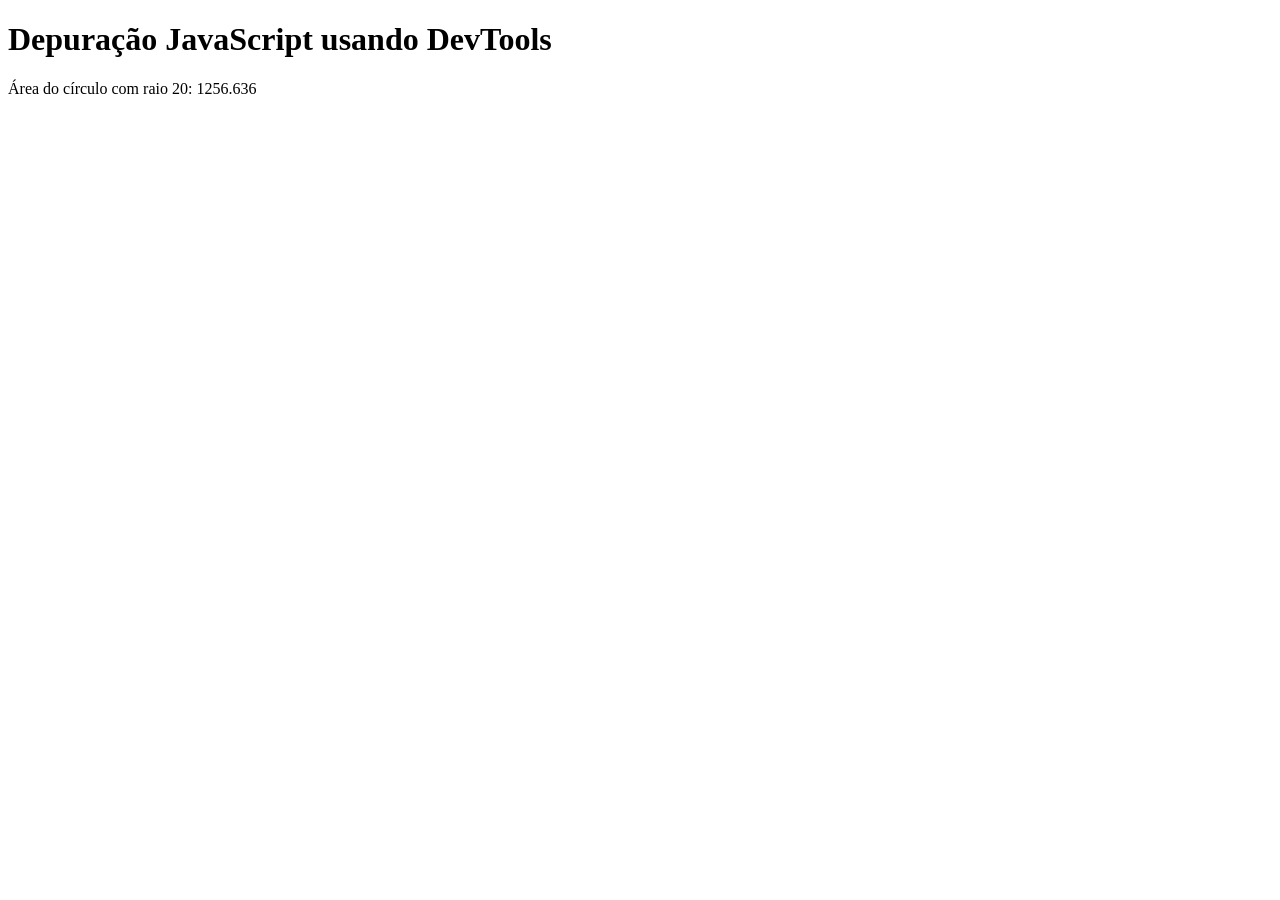
<file: week02/debugging.html>
<!DOCTYPE html>
<html lang="pt-BR">
<head>
  <meta charset="UTF-8">
  <meta name="viewport" content="width=device-width, initial-scale=1.0">
  <title>Atividade de Depuração</title>
  <script src="scripts/debugging.js" defer></script>
</head>
<body>
  <h1>Depuração JavaScript usando DevTools</h1>
<p>Área do círculo com raio <span id="radius"></span>: <span id="area"></span></p>
</body>
</html>
</file>
<file: form-design-guide/styles.css>
* {
    box-sizing: border-box;
    margin: 0;
    padding: 0;
}

body {
    font-family: Georgia, 'Times New Roman', serif;
    line-height: 1.5;
    color: #222;
    background: #fff;
    padding: 20px;
    max-width: 900px;
    margin: 0 auto;
}

header {
    border-bottom: 2px solid #000;
    padding-bottom: 16px;
    margin-bottom: 32px;
}

header h1 {
    font-size: 1.8rem;
    font-weight: normal;
}

header .subtitle {
    font-size: 1rem;
    color: #555;
}

.example-section {
    margin-bottom: 40px;
    padding-bottom: 32px;
    border-bottom: 1px solid #ccc;
}

.example-section h2 {
    font-size: 1.1rem;
    font-weight: bold;
    margin-bottom: 8px;
}

.example-section .description {
    color: #444;
    margin-bottom: 16px;
    font-size: 0.9rem;
}

.comparison-grid {
    display: grid;
    grid-template-columns: 1fr 1fr;
    gap: 16px;
}

@media (max-width: 600px) {
    .comparison-grid {
        grid-template-columns: 1fr;
    }
}

.example {
    padding: 16px;
    border: 1px solid;
}

.example.wrong {
    background: #ffeaea;
    border-color: #c00;
}

.example.correct {
    background: #eaffea;
    border-color: #060;
}

.example.preferred {
    background: #eaf4ff;
    border-color: #06c;
}

.example .label {
    display: inline-block;
    font-size: 0.75rem;
    font-weight: bold;
    text-transform: uppercase;
    margin-bottom: 12px;
    padding: 2px 6px;
    background: #000;
    color: #fff;
}

.example.wrong .label {
    background: #c00;
}

.example.correct .label {
    background: #060;
}

.example.preferred .label {
    background: #06c;
}

.example-content {
    margin-bottom: 12px;
}

.example .explanation {
    font-size: 0.8rem;
    color: #666;
    border-top: 1px dashed #999;
    padding-top: 8px;
    margin-top: 12px;
}

/* Inputs e botões */
.input-small {
    height: 28px;
    padding: 0 8px;
    font-size: 0.85rem;
    border: 1px solid #999;
    width: 100%;
    margin-bottom: 8px;
}

.btn-small {
    height: 28px;
    padding: 0 12px;
    font-size: 0.85rem;
    border: 1px solid #333;
    background: #333;
    color: #fff;
    cursor: pointer;
}

.input-proper {
    height: 44px;
    padding: 0 12px;
    font-size: 1rem;
    border: 1px solid #999;
    width: 100%;
    margin-bottom: 2px;
}

.btn-proper {
    height: 44px;
    padding: 0 16px;
    font-size: 1rem;
    border: 1px solid #333;
    background: #333;
    color: #fff;
    cursor: pointer;
}

.btn-proper:hover,
.btn-small:hover {
    background: #555;
}

/* Radio buttons */
.field-label {
    font-weight: bold;
    margin-bottom: 8px;
}

.radio-no-gap {
    display: flex;
    align-items: center;
    gap: 0;
    margin-bottom: 4px;
    cursor: pointer;
}

.radio-no-gap input {
    margin-right: 0;
}

.radio-with-gap {
    display: flex;
    align-items: center;
    gap: 8px;
    margin-bottom: 4px;
    cursor: pointer;
}

/* Proximidade */
.hint-far {
    margin-top: 32px;
    font-size: 0.85rem;
    color: #666;
}

.hint-close {
    margin-top: 4px;
    font-size: 0.75rem;
    color: #666;
}

/* Radio layouts */
.radio-horizontal {
    display: flex;
    flex-wrap: wrap;
    gap: 16px;
}

.radio-vertical {
    display: flex;
    flex-direction: column;
    gap: 4px;
}

/* Botões */
.form-mock {
    display: flex;
    flex-direction: column;
}

.form-mock label {
    margin-bottom: 4px;
}

.btn-generic {
    background: #888;
    border-color: #888;
}

.btn-specific {
    background: #060;
    border-color: #060;
}

.btn-specific:hover {
    background: #080;
}

.btn-examples {
    display: flex;
    flex-wrap: wrap;
    gap: 8px;
    margin-top: 12px;
}

.btn-example {
    background: #eee;
    padding: 4px 8px;
    font-size: 0.8rem;
    color: #555;
    border: 1px solid #ccc;
}

/* Agrupamento */
.radio-scattered {
    display: flex;
    flex-direction: column;
    gap: 28px;
}

.radio-grouped {
    display: flex;
    flex-direction: column;
    gap: 4px;
}

/* Sliders */
.slider-inline {
    display: flex;
    align-items: center;
    gap: 8px;
    margin-bottom: 12px;
}

.slider-inline label {
    min-width: 60px;
}

.slider-stacked {
    margin-bottom: 12px;
}

.slider-stacked label {
    display: block;
    margin-bottom: 4px;
}

.slider-row {
    display: flex;
    align-items: center;
    gap: 8px;
}

.slider-value {
    min-width: 40px;
    text-align: right;
    font-size: 0.9rem;
    color: #666;
}

input[type="range"] {
    flex: 1;
    cursor: pointer;
}

/* Footer */
footer {
    text-align: center;
    padding: 24px 0;
    color: #666;
    font-size: 0.85rem;
    border-top: 1px solid #ccc;
    margin-top: 32px;
}

footer .source {
    font-size: 0.75rem;
    margin-top: 4px;
}

footer a {
    color: #000;
}

/* Labels gerais */
label {
    display: block;
    margin-bottom: 4px;
}

input:focus,
button:focus {
    outline: 2px solid #000;
    outline-offset: 1px;
}
</file>
<file: styles/place.css>
:root {
  --red: rgba(210, 16, 52, 1);
  --green: rgba(0, 120, 73, 1);
}

* {
  margin: 0;
  padding: 0;
  box-sizing: border-box;
}

html,
body {
  font-family: Lato, Helvetica, Arial, sans-serif;
  background-color: var(--red);
}

header,
footer {
  color: white;
  text-align: center;
  padding: 1.5rem;
}

h1 {
  font-size: 1.5rem;
}

aside {
  background-color: var(--green);
  padding: .5rem;
}

img {
  width: 100%;
  height: auto;
}

h2 {
  padding: 1rem;
}

.card {
  background-color: white;
}

.col-2 {
  display: grid;
  grid-gap: .5rem;
  grid-template-columns: 1fr 1fr;
  padding: 1rem;
}

.label {
  font-weight: bold;
  font-size: .85rem;
  text-align: right;
}

.value {
  font-size: .9rem;
  text-align: left;
}

.info,
.weather {
  text-align: center;
}

.weather svg {
  width: 100px;
  height: auto;
}

.cls-1 {
  fill: #231815;
}

.cls-2 {
  fill: #d8bf9e;
}

.cls-3 {
  fill: #f8b62d;
}

@media (min-width: 600px) {

  h1 {
    font-size: 3rem;
  }

  main {
    position: relative;
  }

  .card {
    border: 1px solid rgba(0, 0, 0, 0.1);
    box-shadow: 0 0 2rem #000;
    opacity: 0.8;
  }

  .card h2 {
    margin: .5rem -.5rem .5rem -.5rem;
    background-color: var(--green);
    color: white;
    width: 90%;
    text-align: left;
  }

  .info {
    position: absolute;
    top: 2rem;
    left: 1rem;
  }

  .weather {
    position: absolute;
    bottom: 2rem;
    right: 1rem;
  }

  .weather h2::after {
    content: "⛅";
    position: absolute;
    right: 3rem;
    top: 1.25rem;
  }

  #weather-icon {
    display: none;
  }
}
</file>
<file: styles/temples.css>
:root {
  --purple: rgb(60, 10, 100);
  --blue: rgb(29, 77, 114);
  --blue-1: rgba(29, 77, 114, 0.1);
  --blue-7: rgba(29, 77, 114, 0.7);
  --brown: rgba(100, 50, 25, 1);
  --yellow: rgba(255, 255, 0, 1);
}

* {
  margin: 0;
}

html,
body {
  height: 100%;
  margin: 0;
  padding: 0;
  font-family: Lato, Helvetica, Arial, sans-serif;
}

header {
  background-color: var(--purple);
  color: white;
  display: flex;
  flex-direction: row;
  align-items: center;
  justify-content: space-between;
  position: relative;
}

h1 {
  padding: 1.5rem;
}

#hambutton {
  display: block;
  font-size: 3rem;
  background-color: var(--purple);
  text-decoration: none;
  color: white;
  border: none;
  padding: 0 .5rem;
  cursor: pointer;
  position: absolute;
  top: 0;
  right: 1rem;
}

#hambutton::before {
  content: "≡";
}

#hambutton.show::before {
  content: "X";
}

nav {
  display: flex;
  flex-direction: column;
}

nav a {
  color: white;
  text-decoration: none;
  padding: 1rem 1.5rem;
  display: none;
  font-size: 2rem;
}

nav a:hover,
nav a:active {
  color: var(--yellow);
  font-weight: 700;
}

nav a:hover~#navmenu~#hambutton {
  background-color: var(---yellow);
  color: #000;
}

nav.show {
  width: 100%;
}

h1.show {
  display: none;
}

.show a {
  display: block;
  text-align: center;
}

main {
  max-width: 900px;
  margin: 1.5rem auto;
  padding: 1rem;
}

main img {
  width: 100%;
  height: auto;
}

h2 {
  text-align: center;
  margin-bottom: 1.5rem;
}

.res-grid {
  display: grid;
  grid-template-columns: repeat(auto-fit, minmax(250px, 1fr));
  grid-gap: 1rem;
}

figure {
  margin-bottom: 1rem;
}

figcaption {
  text-align: center;
  color: var(--purple);
}

footer {
  background-color: var(--purple);
  color: white;
  text-align: center;
  padding: 10px;
}

.smaller {
  font-size: smaller;
}
</file>
<file: styles/temples-large.css>
@media screen and (min-width: 880px) {
  h1.handler {
    display: block;
    width: 100%;
  }

  #hambutton {
    display: none;
  }

  nav {
    flex-direction: row;
    justify-content: flex-end;
  }

  nav a {
    display: block;
    font-size: 1.5rem;
  }
}
</file>
<file: form-design-guide/checklist.css>
.intro {
    margin-bottom: 24px;
    color: #444;
}

.checklist-section {
    margin-bottom: 32px;
    padding-bottom: 24px;
    border-bottom: 1px solid #ccc;
}

.checklist-section h2 {
    font-size: 1.1rem;
    font-weight: bold;
    margin-bottom: 16px;
    border-bottom: 1px solid #000;
    padding-bottom: 4px;
}

.checklist-item {
    display: grid;
    grid-template-columns: 1fr 1fr;
    gap: 16px;
    margin-bottom: 16px;
    padding: 12px;
    border: 1px solid #ddd;
    background: #fafafa;
}

@media (max-width: 600px) {
    .checklist-item {
        grid-template-columns: 1fr;
    }
}

.check-info {
    display: flex;
    gap: 12px;
}

.check-box {
    width: 18px;
    height: 18px;
    flex-shrink: 0;
    cursor: pointer;
    margin: 0;
}

.check-content strong {
    display: block;
    margin-bottom: 4px;
}

.check-content p {
    font-size: 0.85rem;
    color: #555;
    margin: 0;
}

.check-example {
    display: flex;
    gap: 12px;
    align-items: flex-start;
}

.ex-wrong,
.ex-correct {
    flex: 1;
    padding: 8px;
    font-size: 0.85rem;
}

.ex-wrong {
    background: #ffeaea;
    border: 1px solid #c00;
}

.ex-correct {
    background: #eaffea;
    border: 1px solid #060;
}

.ex-label {
    font-weight: bold;
    margin-right: 4px;
}

.ex-wrong .ex-label {
    color: #c00;
}

.ex-correct .ex-label {
    color: #060;
}

/* Botões demo */
.btn-demo {
    padding: 6px 12px;
    border: 1px solid #333;
    cursor: pointer;
    font-size: 0.8rem;
}

.btn-demo.small {
    padding: 4px 8px;
    font-size: 0.75rem;
}

.btn-bad {
    background: #ddd;
    color: #333;
}

.btn-good {
    background: #333;
    color: #fff;
}

/* Labels demo */
.label-demo {
    display: block;
    font-weight: bold;
    font-size: 0.85rem;
}

.label-demo.small {
    font-size: 0.75rem;
    margin-bottom: 2px;
}

.required {
    color: #c00;
}

/* Inputs demo */
.input-demo {
    border: 1px solid #999;
    padding: 4px 6px;
    font-size: 0.8rem;
    width: 100%;
    max-width: 120px;
}

.input-demo.small {
    max-width: 80px;
}

.input-demo.tiny {
    max-width: 50px;
}

/* Layout demos */
.layout-multi {
    display: flex;
    gap: 4px;
    margin-bottom: 4px;
}

.layout-single {
    display: flex;
    flex-direction: column;
    gap: 4px;
}

.mini-field {
    background: #ccc;
    height: 12px;
    width: 40px;
}

.mini-field.wide {
    width: 80px;
}

/* Block demos */
.block-demo {
    width: 80px;
}

.mini-line {
    background: #ccc;
    height: 6px;
    margin-bottom: 4px;
}

.mini-section {
    border: 1px solid #999;
    padding: 4px;
    margin-bottom: 4px;
}

.mini-section .mini-line:last-child {
    margin-bottom: 0;
}

/* Label position demos */
.label-inline {
    display: flex;
    align-items: center;
    gap: 8px;
}

.label-above {
    display: flex;
    flex-direction: column;
}

/* Phone split */
.phone-split {
    display: flex;
    gap: 4px;
}

/* Select demo */
.select-demo {
    border: 1px solid #999;
    padding: 4px;
    font-size: 0.8rem;
    width: 100%;
    max-width: 100px;
}

/* Radio list */
.radio-list {
    display: flex;
    flex-direction: column;
    gap: 2px;
    font-size: 0.8rem;
}

.radio-list label {
    display: flex;
    align-items: center;
    gap: 4px;
    margin: 0;
}

/* Option list */
.option-list {
    display: flex;
    flex-direction: column;
    gap: 2px;
    font-size: 0.8rem;
}

/* Height buttons */
.btn-height {
    border: 1px solid #333;
    background: #333;
    color: #fff;
    font-size: 0.75rem;
    width: 60px;
}

.btn-height.small {
    height: 28px;
}

.btn-height.proper {
    height: 44px;
}

/* Hint demos */
.hint-demo {
    font-size: 0.7rem;
    color: #666;
    margin: 0;
}

.hint-demo.far {
    margin-top: 16px;
}

.hint-demo.close {
    margin-top: 2px;
}

/* Confirm demos */
.confirm-demo {
    font-size: 0.8rem;
    padding: 4px 8px;
    text-align: center;
}

.confirm-demo.none {
    color: #999;
    font-style: italic;
}

.confirm-demo.success {
    background: #060;
    color: #fff;
}

/* Btn pair */
.btn-pair {
    display: flex;
    gap: 4px;
}

/* Summary */
.summary-section {
    background: #f5f5f5;
    padding: 16px;
    border: 1px solid #ccc;
}

.summary-section h2 {
    font-size: 1rem;
    margin-bottom: 12px;
}

.summary-section ul {
    margin-left: 20px;
}

.summary-section li {
    margin-bottom: 4px;
    font-size: 0.9rem;
}

footer a {
    color: #000;
}
</file>
